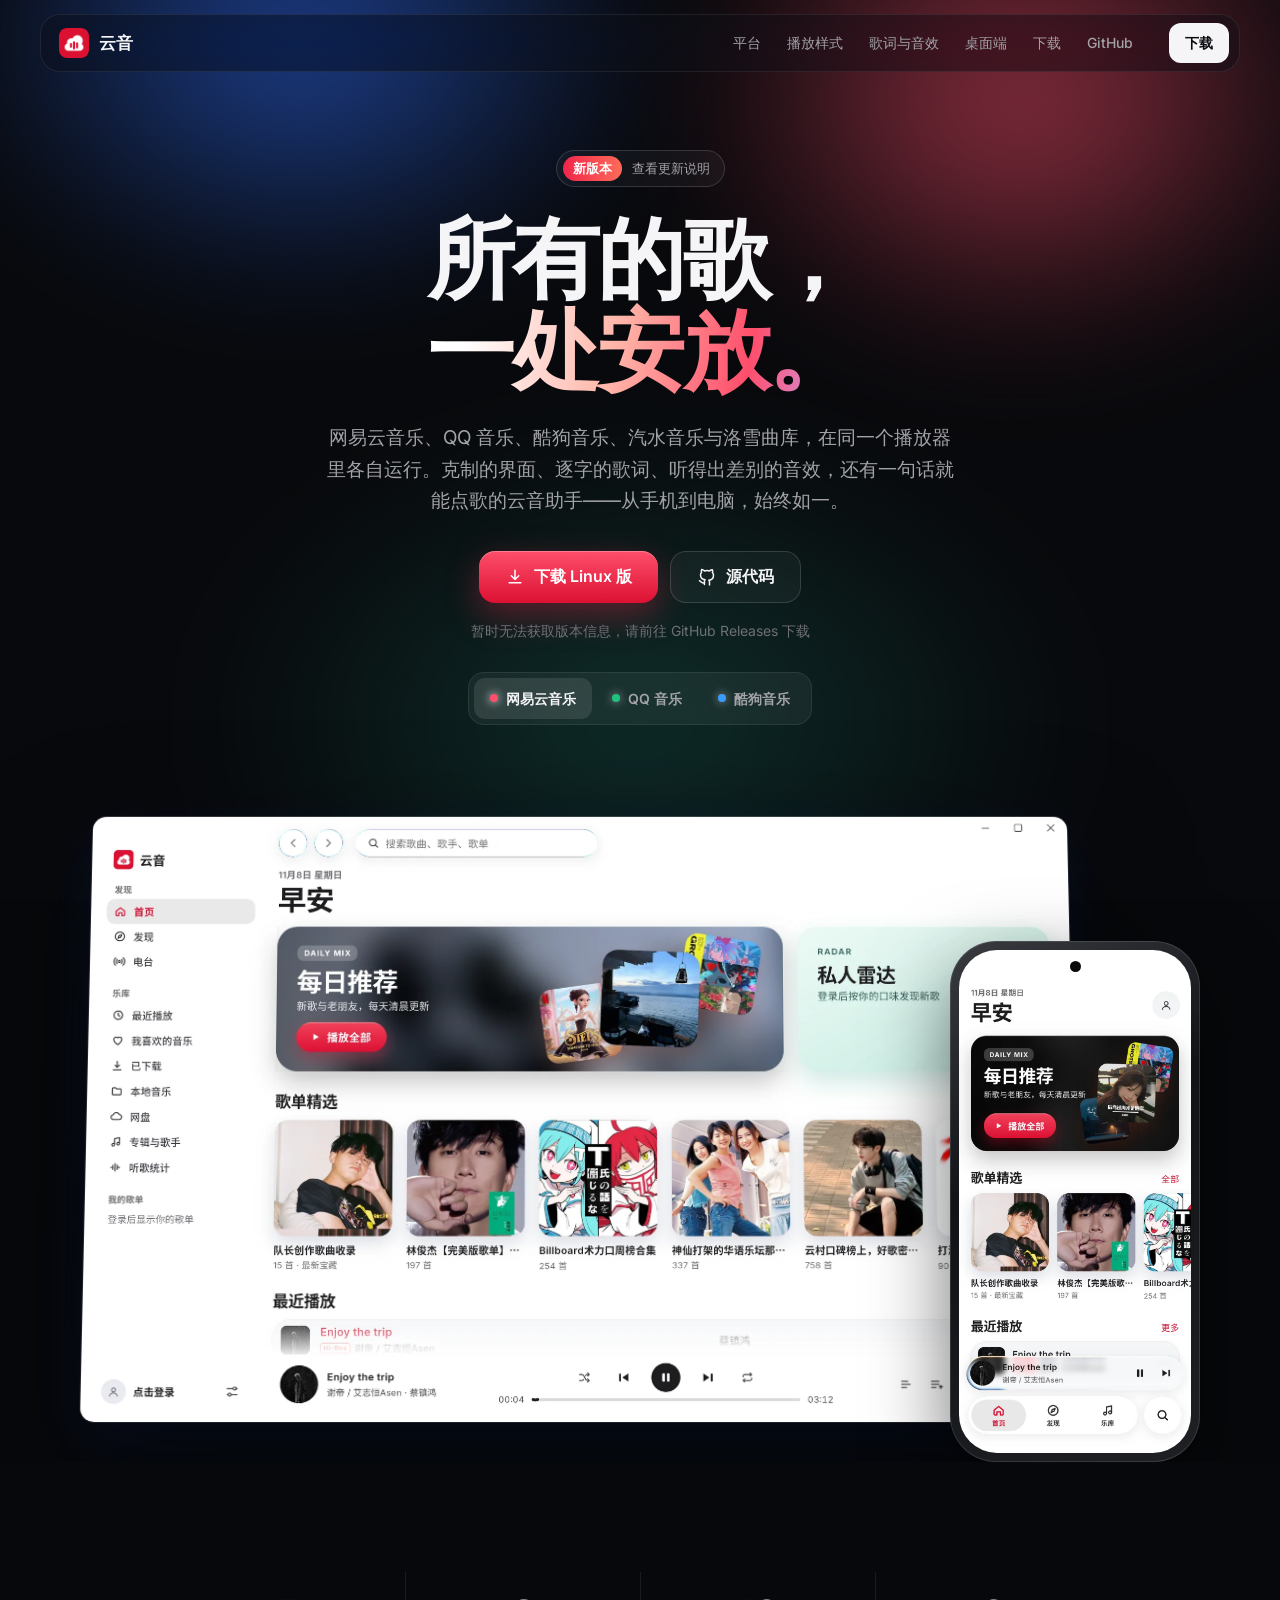
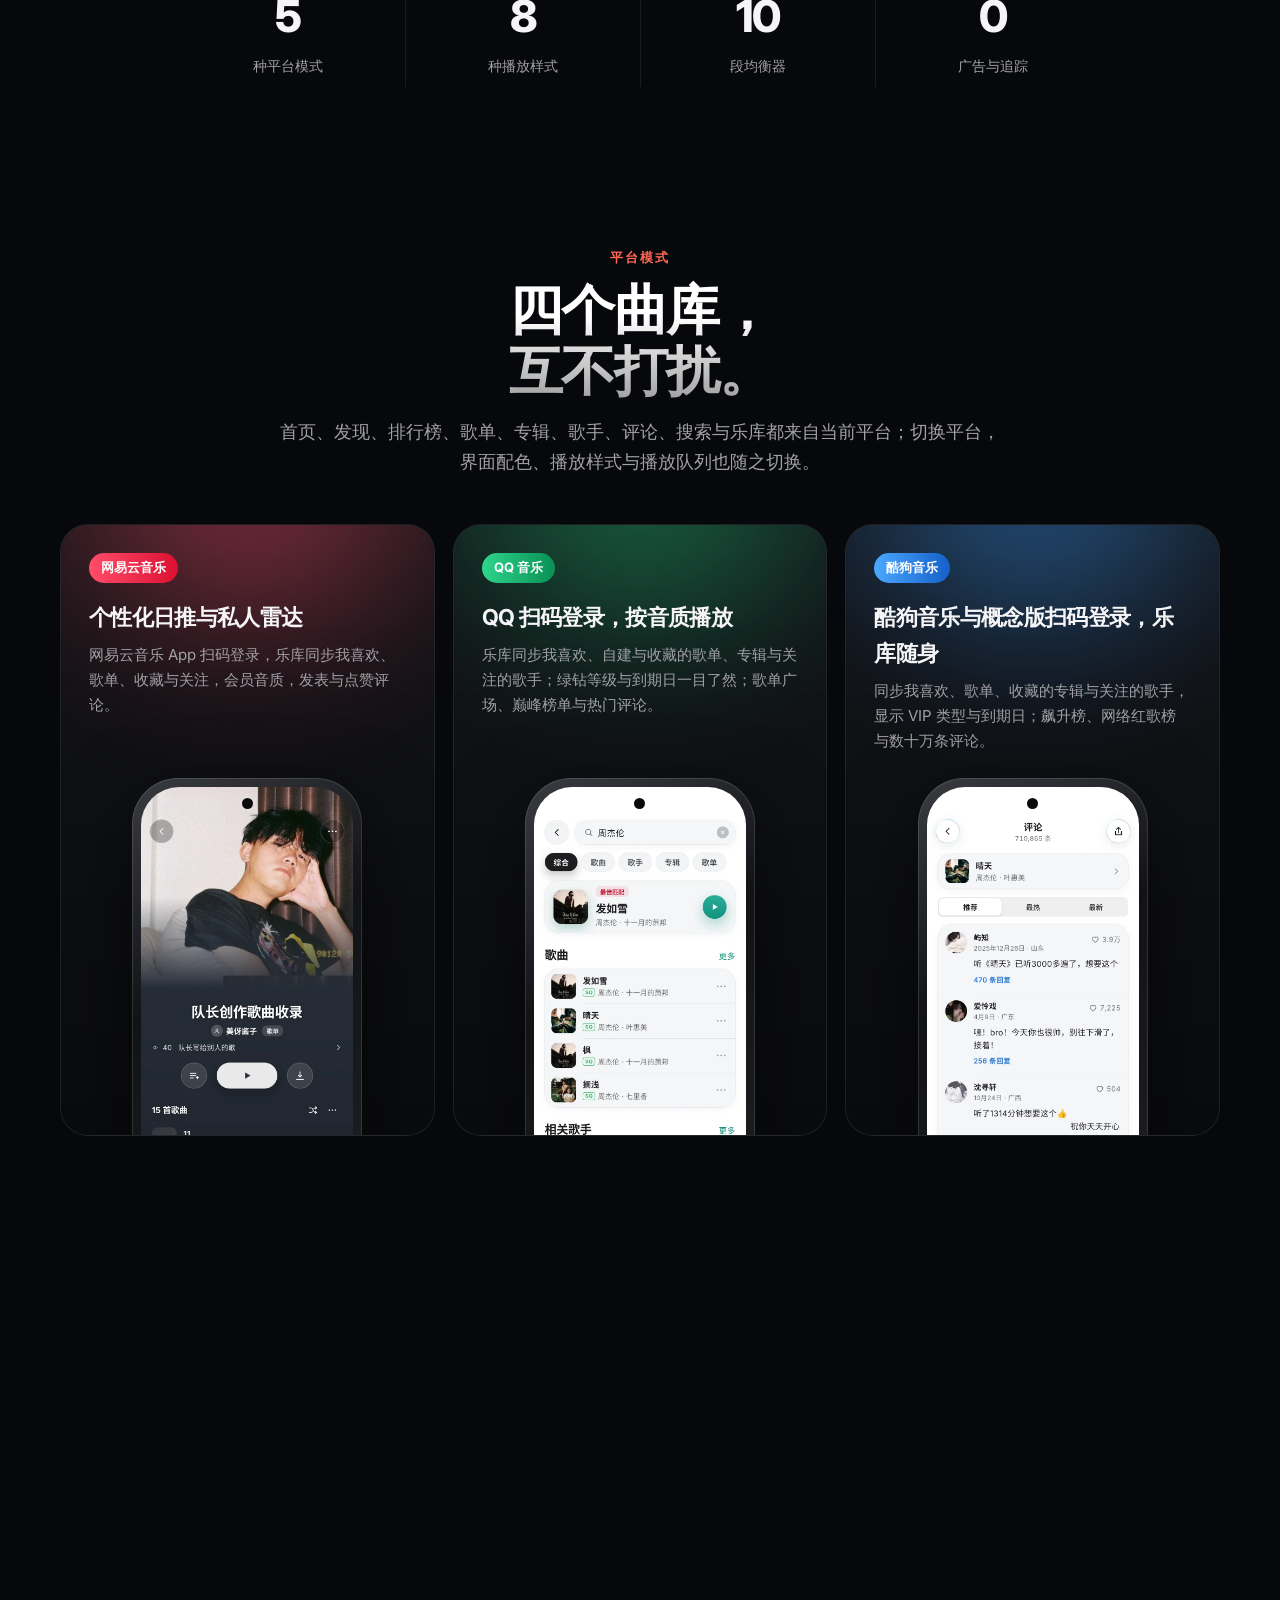
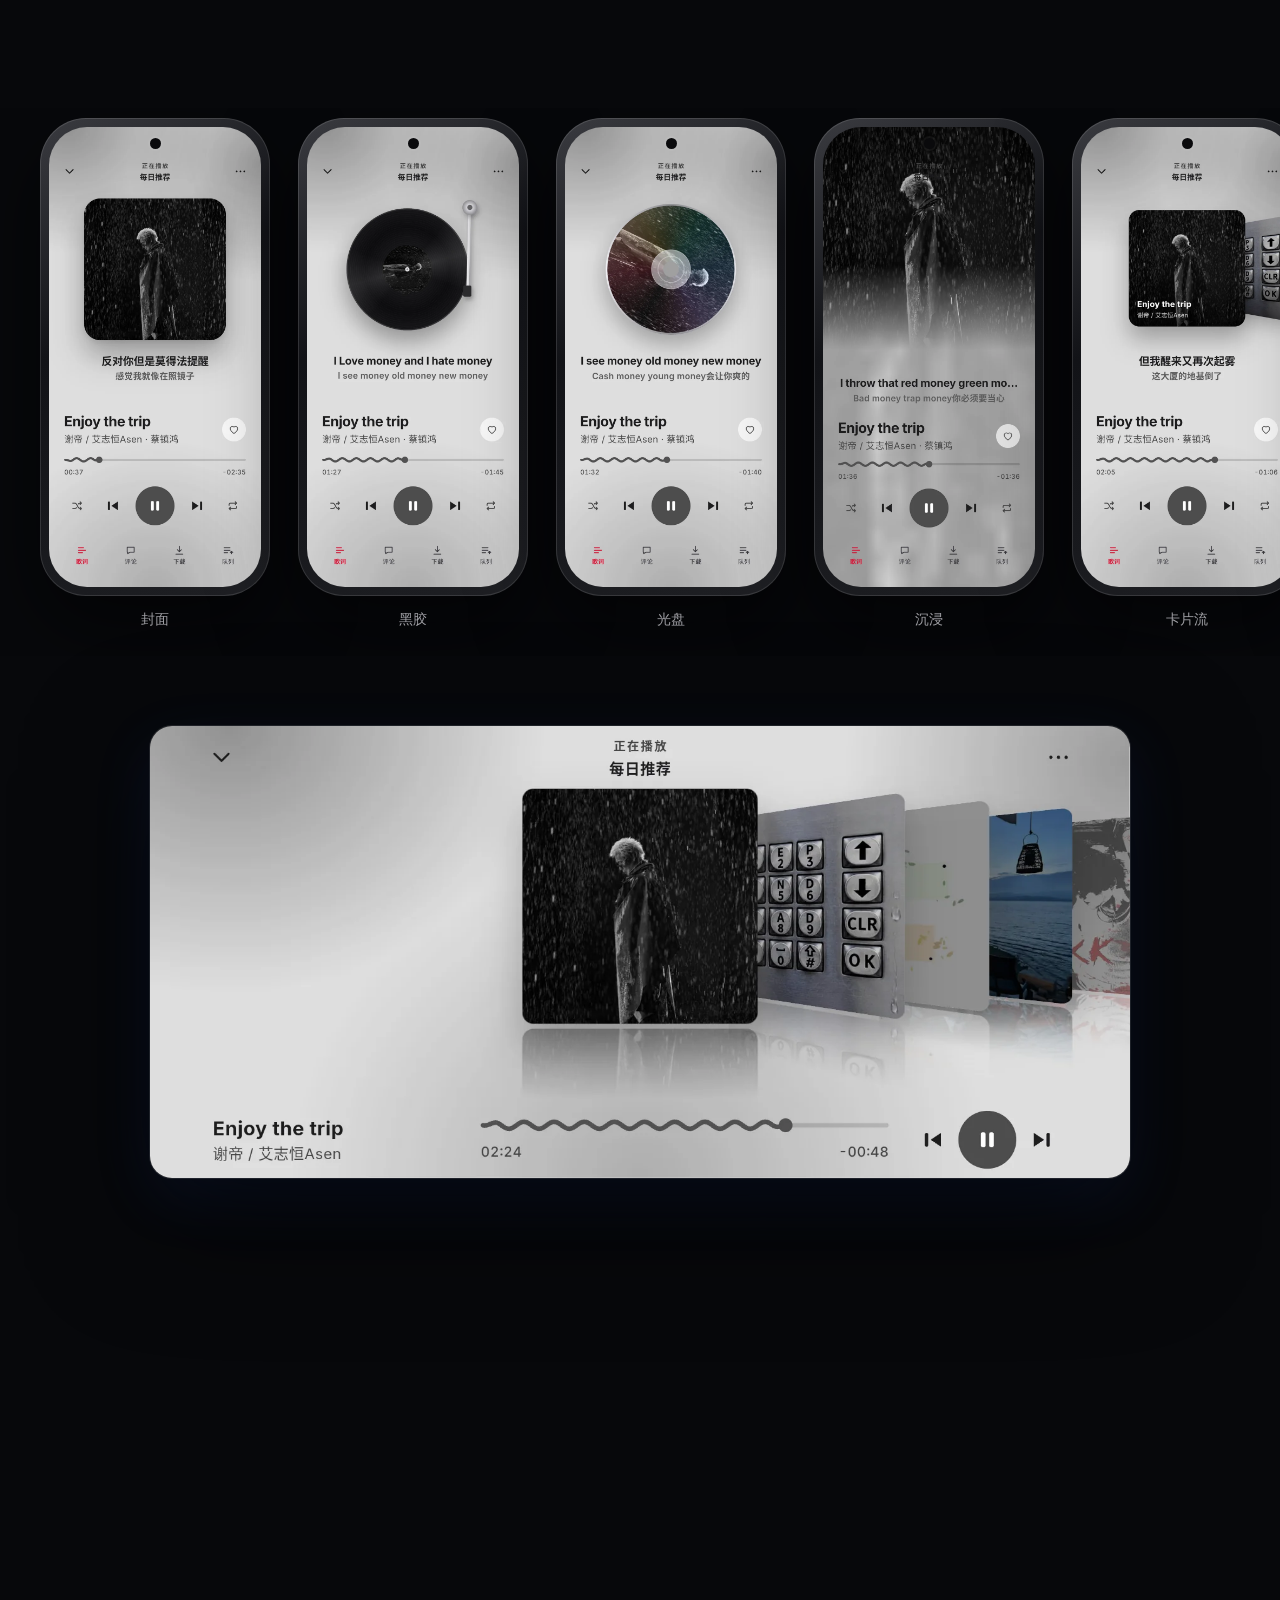
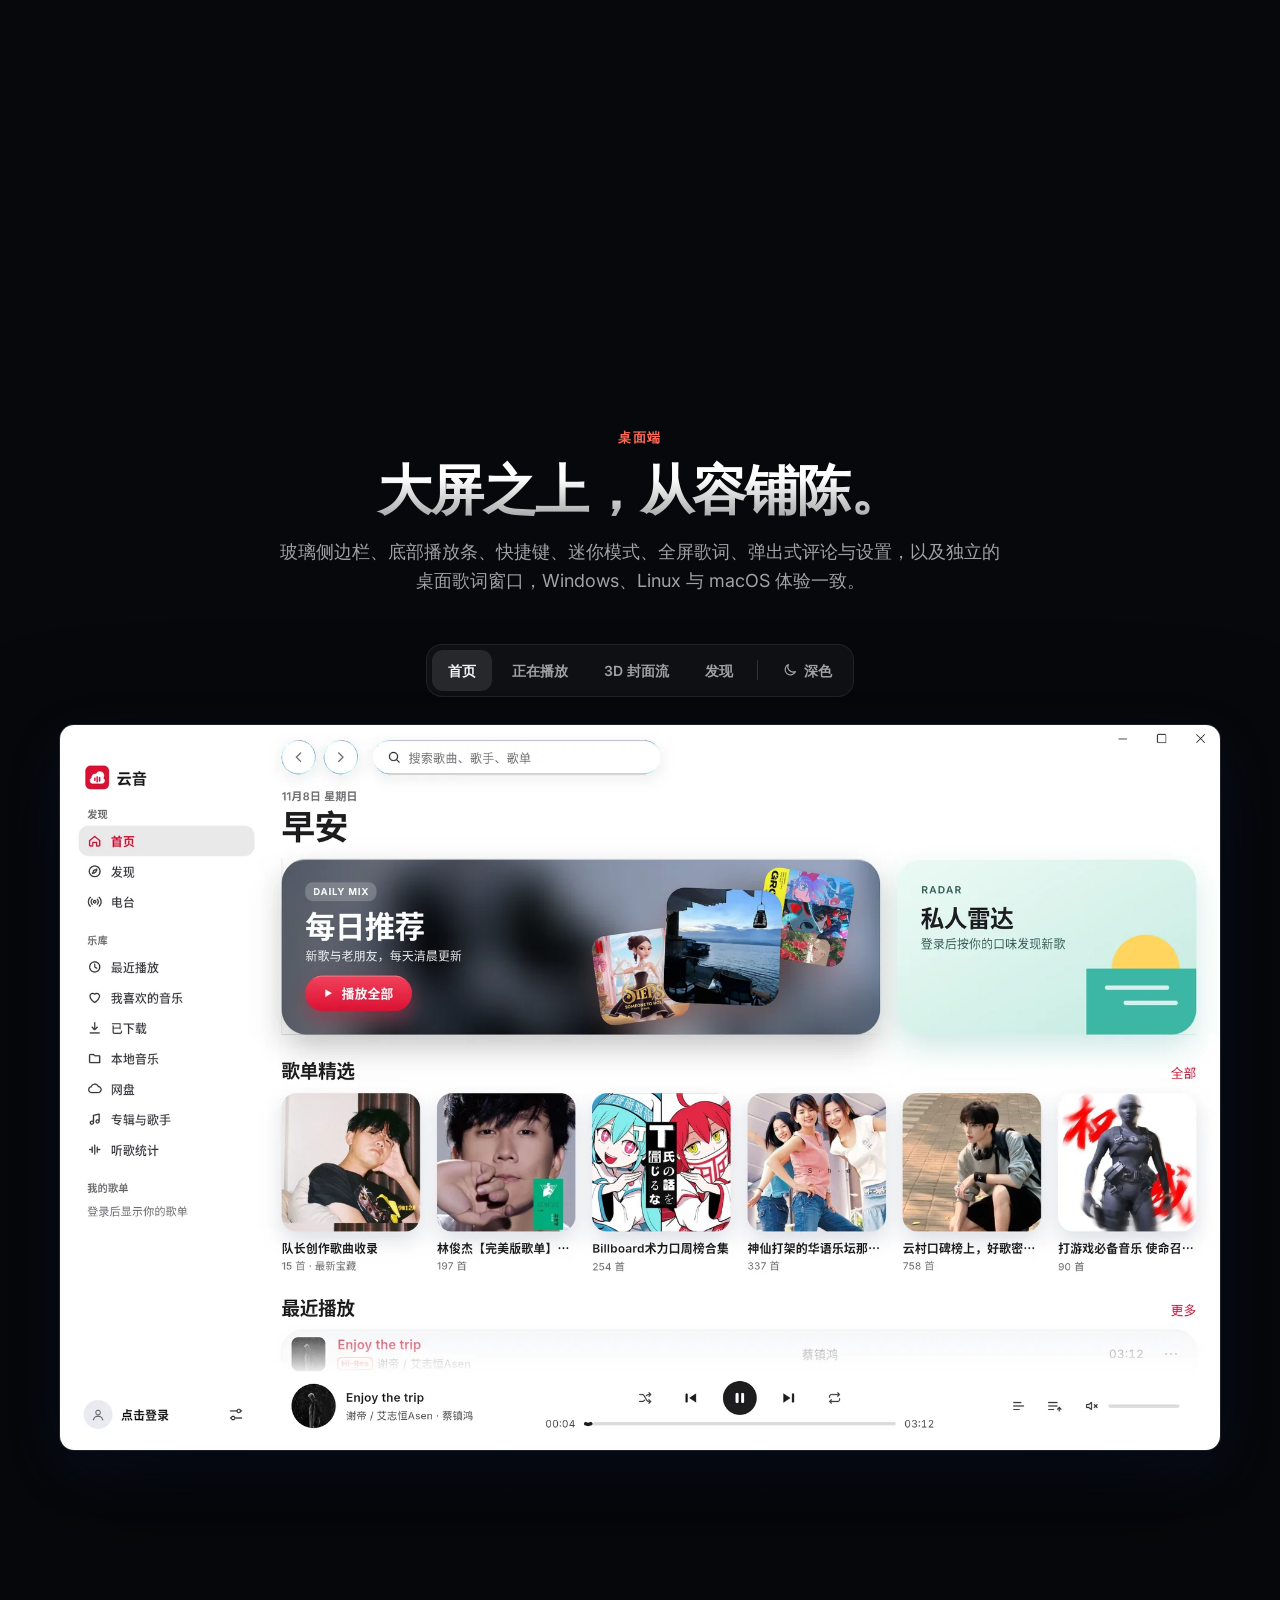
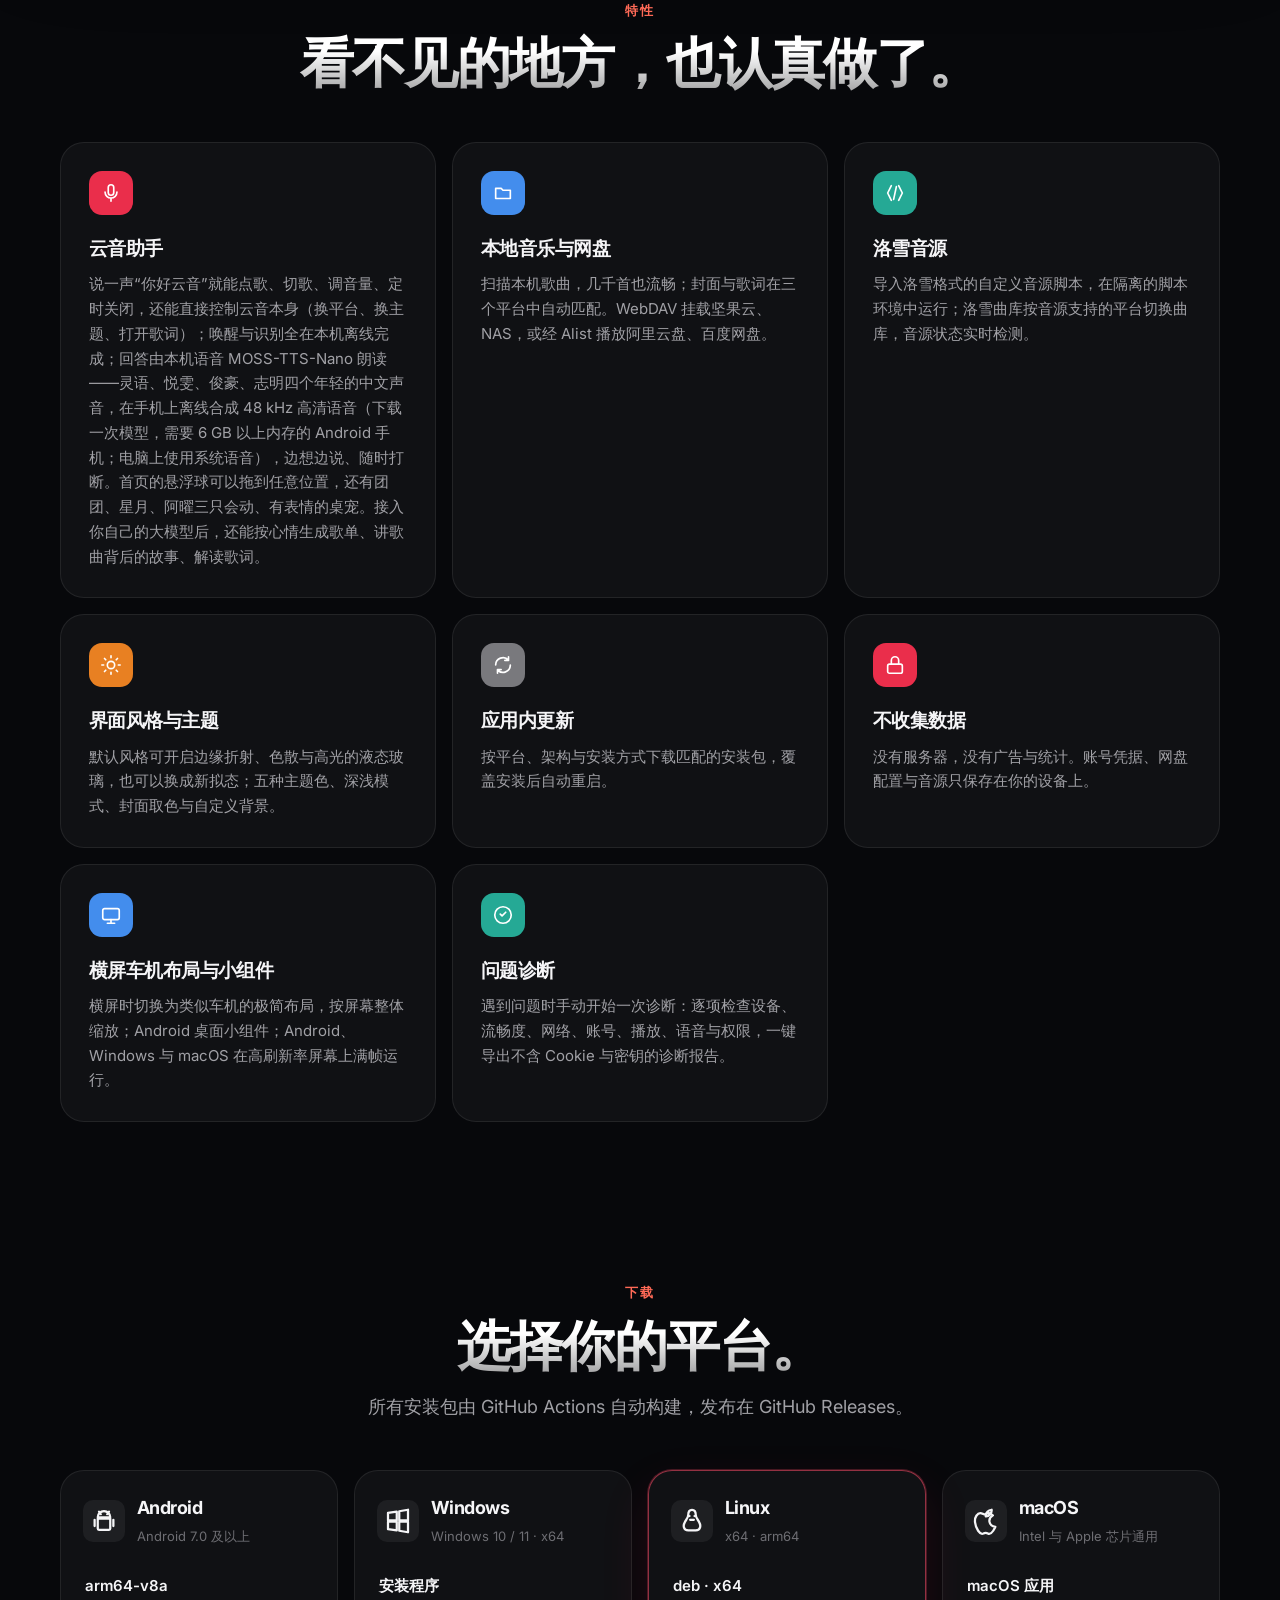
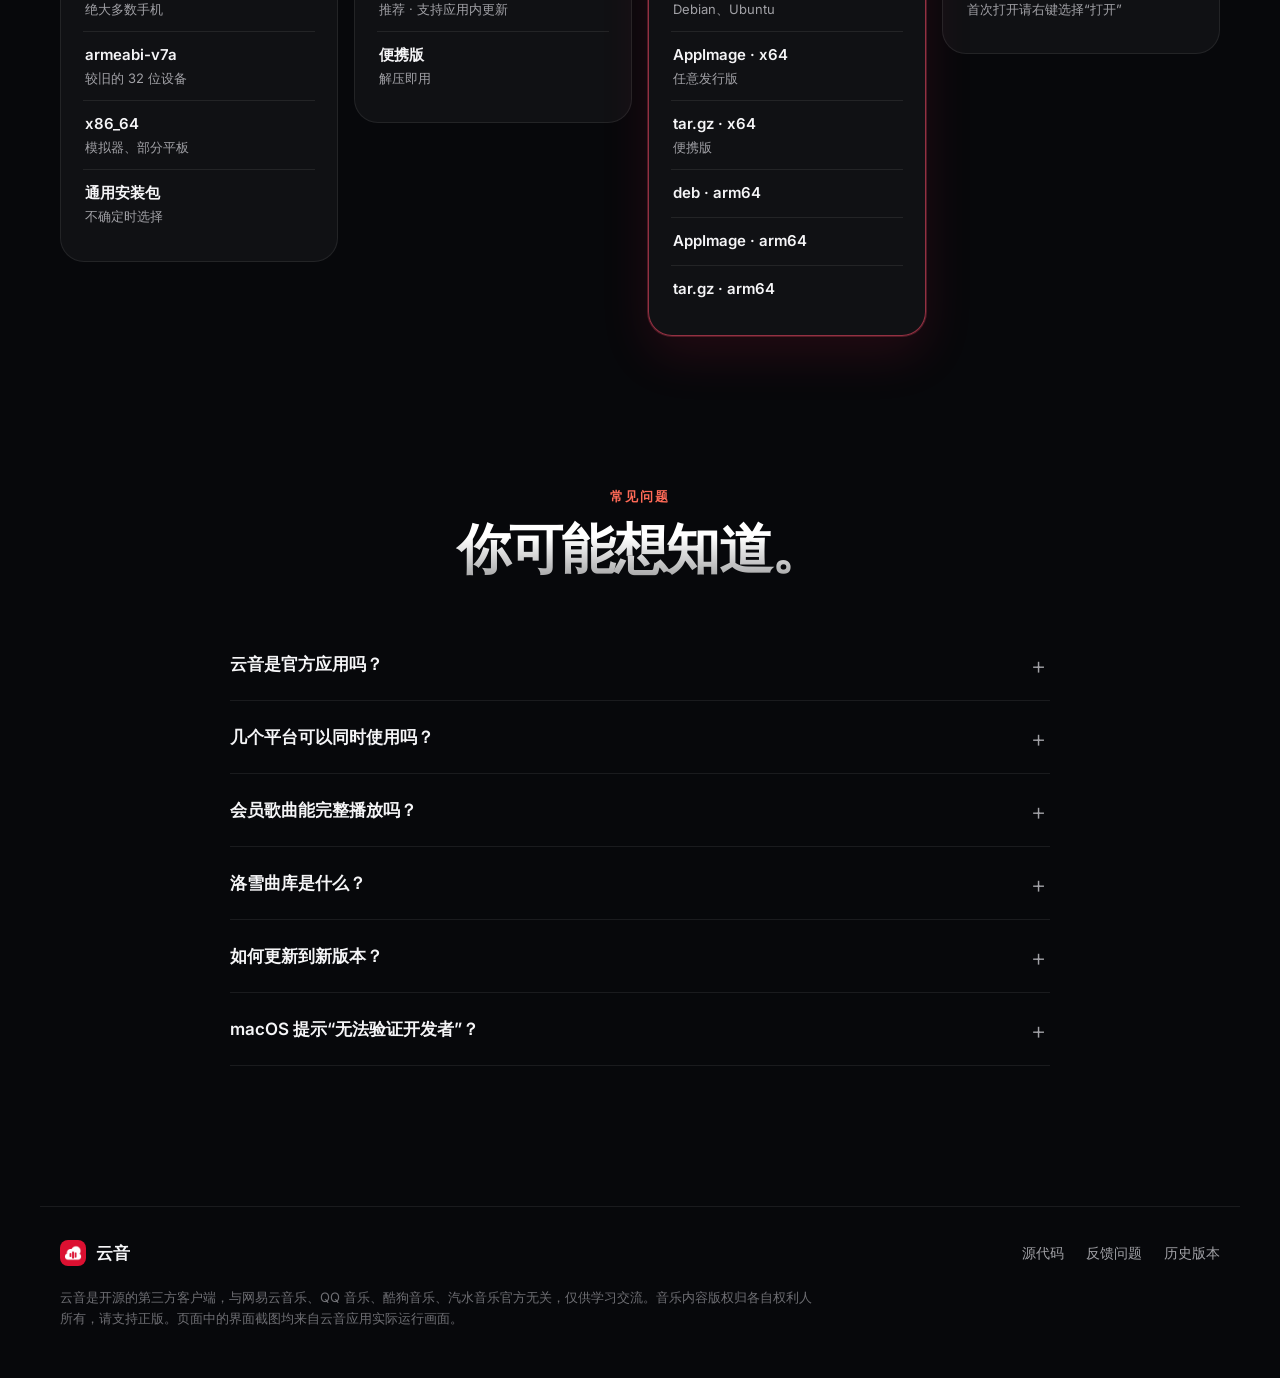
<file: website/index.html>
<!doctype html>
<html lang="zh-CN">
<head>
  <meta charset="utf-8">
  <meta name="viewport" content="width=device-width, initial-scale=1">
  <title>云音 — 所有的歌，一处安放</title>
  <meta name="description" content="云音是一款开源的第三方音乐客户端：网易云音乐、QQ 音乐、酷狗音乐、汽水音乐与洛雪曲库五种平台模式，八种播放样式，离线语音唤醒的云音助手，10 段均衡器、桌面歌词、本地音乐与网盘，支持 Android、Windows、Linux 与 macOS。">
  <meta name="theme-color" content="#07080B">
  <meta property="og:title" content="云音 YunYin">
  <meta property="og:description" content="所有的歌，一处安放。开源、免费、无广告的音乐客户端：五种平台模式、八种播放样式与云音助手，支持 Android、Windows、Linux 与 macOS。">
  <meta property="og:image" content="shots/desktop-home.webp">
  <link rel="icon" href="icon.png">
  <link rel="preconnect" href="https://fonts.googleapis.com">
  <link rel="preconnect" href="https://fonts.gstatic.com" crossorigin>
  <link href="https://fonts.googleapis.com/css2?family=Inter:wght@400;500;600;700;800;900&display=swap" rel="stylesheet">
  <link rel="stylesheet" href="style.css">
</head>
<body>
  <div class="grain" aria-hidden="true"></div>
  <header class="nav" id="nav">
    <a class="brand" href="#top" aria-label="云音首页"><img src="icon.png" alt="" width="30" height="30"><span>云音</span></a>
    <nav class="links">
      <a href="#platforms">平台</a>
      <a href="#styles">播放样式</a>
      <a href="#sound">歌词与音效</a>
      <a href="#desktop">桌面端</a>
      <a href="#download">下载</a>
      <a href="https://github.com/Marginal-Z/YUNYIN" target="_blank" rel="noopener">GitHub</a>
    </nav>
    <a class="nav-cta" href="#download">下载</a>
  </header>

  <main id="top">
    <!-- 首屏：切换平台时截图与光晕跟着变色 -->
    <section class="hero" data-platform="netease" id="hero">
      <div class="aurora" aria-hidden="true"><i></i><i></i><i></i></div>
      <div class="hero-copy rise">
        <a class="pill" id="version-pill" href="https://github.com/Marginal-Z/YUNYIN/releases/latest" target="_blank" rel="noopener"><b>新版本</b><span>查看更新说明</span></a>
        <h1>所有的歌，<br><span class="grad">一处安放。</span></h1>
        <p class="lead">网易云音乐、QQ 音乐、酷狗音乐、汽水音乐与洛雪曲库，在同一个播放器里各自运行。克制的界面、逐字的歌词、听得出差别的音效，还有一句话就能点歌的云音助手——从手机到电脑，始终如一。</p>
        <div class="cta">
          <a class="btn primary" id="primary-download" href="#download">
            <svg viewBox="0 0 24 24" aria-hidden="true"><path d="M12 4v11m0 0-4.5-4.5M12 15l4.5-4.5M5 19h14"/></svg>
            <span id="primary-label">免费下载</span>
          </a>
          <a class="btn ghost" href="https://github.com/Marginal-Z/YUNYIN" target="_blank" rel="noopener">
            <svg viewBox="0 0 24 24" aria-hidden="true"><path d="M9 19c-4 1.3-4-2-6-2.5m12 5v-3.4a3 3 0 0 0-.8-2.3c2.7-.3 5.6-1.3 5.6-6a4.6 4.6 0 0 0-1.3-3.2 4.3 4.3 0 0 0-.1-3.2s-1-.3-3.4 1.3a11.6 11.6 0 0 0-6 0C6.6 2.7 5.6 3 5.6 3a4.3 4.3 0 0 0-.1 3.2A4.6 4.6 0 0 0 4.2 9.4c0 4.6 2.8 5.7 5.5 6a3 3 0 0 0-.8 2.3V21"/></svg>
            源代码
          </a>
        </div>
        <p class="meta" id="release-meta">&nbsp;</p>
        <div class="switch" role="tablist" aria-label="切换平台模式">
          <button role="tab" aria-selected="true" data-platform="netease"><i></i>网易云音乐</button>
          <button role="tab" aria-selected="false" data-platform="qq"><i></i>QQ 音乐</button>
          <button role="tab" aria-selected="false" data-platform="kugou"><i></i>酷狗音乐</button>
        </div>
      </div>

      <div class="stage rise late" aria-label="云音桌面端与手机端界面截图">
        <figure class="window">
          <img src="shots/desktop-home.webp" alt="云音桌面端首页" width="1920" height="1200" fetchpriority="high">
        </figure>
        <figure class="phone phone-hero">
          <img id="hero-phone" src="shots/mobile-home.webp" alt="云音手机端首页" width="784" height="1700">
        </figure>
      </div>
    </section>

    <section class="strip" aria-label="概览">
      <div><b>5</b><span>种平台模式</span></div>
      <div><b>8</b><span>种播放样式</span></div>
      <div><b>10</b><span>段均衡器</span></div>
      <div><b>0</b><span>广告与追踪</span></div>
    </section>

    <!-- 三大平台 -->
    <section class="platform-modes" id="platforms">
      <div class="head reveal">
        <p class="kicker">平台模式</p>
        <h2>四个曲库，<br>互不打扰。</h2>
        <p>首页、发现、排行榜、歌单、专辑、歌手、评论、搜索与乐库都来自当前平台；切换平台，界面配色、播放样式与播放队列也随之切换。</p>
      </div>
      <div class="plats reveal">
        <article class="plat netease">
          <div class="plat-copy">
            <span class="badge">网易云音乐</span>
            <h3>个性化日推与私人雷达</h3>
            <p>网易云音乐 App 扫码登录，乐库同步我喜欢、歌单、收藏与关注，会员音质，发表与点赞评论。</p>
          </div>
          <figure class="phone small"><img src="shots/mobile-playlist.webp" alt="网易云模式歌单页" width="784" height="1700" loading="lazy"></figure>
        </article>
        <article class="plat qq">
          <div class="plat-copy">
            <span class="badge">QQ 音乐</span>
            <h3>QQ 扫码登录，按音质播放</h3>
            <p>乐库同步我喜欢、自建与收藏的歌单、专辑与关注的歌手；绿钻等级与到期日一目了然；歌单广场、巅峰榜单与热门评论。</p>
          </div>
          <figure class="phone small"><img src="shots/mobile-search-qq.webp" alt="QQ 音乐模式搜索" width="784" height="1700" loading="lazy"></figure>
        </article>
        <article class="plat kugou">
          <div class="plat-copy">
            <span class="badge">酷狗音乐</span>
            <h3>酷狗音乐与概念版扫码登录，乐库随身</h3>
            <p>同步我喜欢、歌单、收藏的专辑与关注的歌手，显示 VIP 类型与到期日；飙升榜、网络红歌榜与数十万条评论。</p>
          </div>
          <figure class="phone small"><img src="shots/mobile-comments-kugou.webp" alt="酷狗模式评论" width="784" height="1700" loading="lazy"></figure>
        </article>
      </div>
      <p class="note reveal"><b>汽水音乐</b>模式不需要账号：通过公开接口搜索歌曲、专辑与歌单，浏览官方排行榜，查看逐字歌词，免费歌曲完整播放，会员歌曲只能试听（汽水音乐没有网页登录，账号只能在官方客户端登录，云音不伪装客户端，因此不接入登录与会员整曲）。<b>洛雪曲库</b>是独立的第五种模式：按导入的洛雪音源支持的平台，浏览酷我、酷狗、QQ 音乐或网易云的曲库，只通过音源播放，并实时检测每个音源是否可用。其余平台模式只播放各自官方接口的歌曲，互不兜底。</p>
    </section>

    <!-- 八种播放样式 -->
    <section class="styles" id="styles">
      <div class="head reveal">
        <p class="kicker">播放样式</p>
        <h2>八种样式，<br>给每首歌一个舞台。</h2>
        <p>控件随封面取色，进度条随节奏流动。竖屏、横屏与桌面端都可使用。</p>
      </div>
      <div class="rail styles-rail reveal">
        <figure class="phone"><img src="shots/mobile-player.webp" alt="封面样式" width="784" height="1700" loading="lazy"><figcaption>封面</figcaption></figure>
        <figure class="phone"><img src="shots/mobile-player-vinyl.webp" alt="黑胶样式" width="784" height="1700" loading="lazy"><figcaption>黑胶</figcaption></figure>
        <figure class="phone"><img src="shots/mobile-player-disc.webp" alt="光盘样式" width="784" height="1700" loading="lazy"><figcaption>光盘</figcaption></figure>
        <figure class="phone"><img src="shots/mobile-player-immersive.webp" alt="沉浸样式" width="784" height="1700" loading="lazy"><figcaption>沉浸</figcaption></figure>
        <figure class="phone"><img src="shots/mobile-player-cardFlow.webp" alt="卡片流样式" width="784" height="1700" loading="lazy"><figcaption>卡片流</figcaption></figure>
        <figure class="phone"><img src="shots/mobile-player-coverFlow.webp" alt="3D 封面流样式" width="784" height="1700" loading="lazy"><figcaption>3D 封面流</figcaption></figure>
        <figure class="phone"><img src="shots/mobile-player-wall.webp" alt="照片墙样式" width="784" height="1700" loading="lazy"><figcaption>照片墙</figcaption></figure>
        <figure class="phone"><img src="shots/mobile-player-minimal.webp" alt="极简样式" width="784" height="1700" loading="lazy"><figcaption>极简</figcaption></figure>
      </div>
      <figure class="window land reveal"><img src="shots/land-player-coverFlow.webp" alt="横屏 3D 封面流" width="1560" height="720" loading="lazy"></figure>
    </section>

    <!-- 歌词与音效 -->
    <section class="showcase" id="sound">
      <div class="copy reveal">
        <p class="kicker">歌词与音效</p>
        <h2>逐字的歌词，<br>可感的声音。</h2>
        <p>逐字点亮的歌词、桌面与状态栏歌词、单独设置页的 10 段均衡器（带限幅器，提升不破音），把好声音和好画面一起交给你。</p>
        <ul class="ticks">
          <li>Apple Music 风格歌词：逐行弹簧滚动、逐字填色、翻译与拖动浏览</li>
          <li>独立置顶的桌面歌词窗口（可拖动、可锁定穿透）与 Android 状态栏歌词，颜色与透明度随心调整</li>
          <li>10 段均衡器与九种预设，音量均衡强度、音量增强可调</li>
          <li>基于 libmpv / FFmpeg：无损与 Hi-Res、独占输出（Windows / macOS）</li>
        </ul>
      </div>
      <div class="phones reveal">
        <figure class="phone tilt-l"><img src="shots/mobile-lyrics-dark.webp" alt="全屏歌词（深色）" width="784" height="1700" loading="lazy"></figure>
        <figure class="phone tilt-r"><img src="shots/mobile-audio.webp" alt="音效与均衡器" width="784" height="1700" loading="lazy"></figure>
      </div>
    </section>

    <!-- 桌面端 -->
    <section class="desktop" id="desktop">
      <div class="head reveal">
        <p class="kicker">桌面端</p>
        <h2>大屏之上，从容铺陈。</h2>
        <p>玻璃侧边栏、底部播放条、快捷键、迷你模式、全屏歌词、弹出式评论与设置，以及独立的桌面歌词窗口，Windows、Linux 与 macOS 体验一致。</p>
      </div>
      <div class="tabs reveal" role="tablist">
        <button role="tab" aria-selected="true" data-shot="desktop-home">首页</button>
        <button role="tab" aria-selected="false" data-shot="desktop-player">正在播放</button>
        <button role="tab" aria-selected="false" data-shot="desktop-player-coverFlow">3D 封面流</button>
        <button role="tab" aria-selected="false" data-shot="desktop-discover">发现</button>
        <span class="sep"></span>
        <button class="mode" id="mode-toggle" aria-pressed="false" title="切换浅色 / 深色截图">
          <svg viewBox="0 0 24 24" aria-hidden="true"><path d="M20 14.5A8 8 0 0 1 9.5 4 8 8 0 1 0 20 14.5z"/></svg>
          <span>深色</span>
        </button>
      </div>
      <figure class="window big reveal">
        <img id="desktop-shot" src="shots/desktop-home.webp" alt="云音桌面端截图" width="1920" height="1200" loading="lazy">
      </figure>
    </section>

    <!-- 特性 -->
    <section class="features" id="features">
      <div class="head reveal">
        <p class="kicker">特性</p>
        <h2>看不见的地方，也认真做了。</h2>
      </div>
      <div class="grid reveal">
        <article>
          <i class="tile red"><svg viewBox="0 0 24 24"><rect x="9" y="3" width="6" height="11.5" rx="3"/><path d="M5.5 11a6.5 6.5 0 0 0 13 0M12 17.5V21"/></svg></i>
          <h3>云音助手</h3>
          <p>说一声“你好云音”就能点歌、切歌、调音量、定时关闭，还能直接控制云音本身（换平台、换主题、打开歌词）；唤醒与识别全在本机离线完成；回答由本机语音 MOSS-TTS-Nano 朗读——灵语、悦雯、俊豪、志明四个年轻的中文声音，在手机上离线合成 48 kHz 高清语音（下载一次模型，需要 6 GB 以上内存的 Android 手机；电脑上使用系统语音），边想边说、随时打断。首页的悬浮球可以拖到任意位置，还有团团、星月、阿曜三只会动、有表情的桌宠。接入你自己的大模型后，还能按心情生成歌单、讲歌曲背后的故事、解读歌词。</p>
        </article>
        <article>
          <i class="tile blue"><svg viewBox="0 0 24 24"><path d="M4 7h6l2 2h8v9H4z"/></svg></i>
          <h3>本地音乐与网盘</h3>
          <p>扫描本机歌曲，几千首也流畅；封面与歌词在三个平台中自动匹配。WebDAV 挂载坚果云、NAS，或经 Alist 播放阿里云盘、百度网盘。</p>
        </article>
        <article>
          <i class="tile teal"><svg viewBox="0 0 24 24"><path d="M8 4l-4 8 4 8M16 4l4 8-4 8M13.5 5l-3 14"/></svg></i>
          <h3>洛雪音源</h3>
          <p>导入洛雪格式的自定义音源脚本，在隔离的脚本环境中运行；洛雪曲库按音源支持的平台切换曲库，音源状态实时检测。</p>
        </article>
        <article>
          <i class="tile orange"><svg viewBox="0 0 24 24"><circle cx="12" cy="12" r="4"/><path d="M12 2v2M12 20v2M2 12h2M20 12h2M4.9 4.9l1.4 1.4M17.7 17.7l1.4 1.4M4.9 19.1l1.4-1.4M17.7 6.3l1.4-1.4"/></svg></i>
          <h3>界面风格与主题</h3>
          <p>默认风格可开启边缘折射、色散与高光的液态玻璃，也可以换成新拟态；五种主题色、深浅模式、封面取色与自定义背景。</p>
        </article>
        <article>
          <i class="tile graphite"><svg viewBox="0 0 24 24"><path d="M4 12a8 8 0 0 1 14-5.3M20 12a8 8 0 0 1-14 5.3M18 3v4h-4M6 21v-4h4"/></svg></i>
          <h3>应用内更新</h3>
          <p>按平台、架构与安装方式下载匹配的安装包，覆盖安装后自动重启。</p>
        </article>
        <article>
          <i class="tile red"><svg viewBox="0 0 24 24"><rect x="4" y="11" width="16" height="10" rx="2"/><path d="M8 11V7a4 4 0 0 1 8 0v4"/></svg></i>
          <h3>不收集数据</h3>
          <p>没有服务器，没有广告与统计。账号凭据、网盘配置与音源只保存在你的设备上。</p>
        </article>
        <article>
          <i class="tile blue"><svg viewBox="0 0 24 24"><rect x="3" y="5" width="18" height="12" rx="2"/><path d="M8 21h8M12 17v4"/></svg></i>
          <h3>横屏车机布局与小组件</h3>
          <p>横屏时切换为类似车机的极简布局，按屏幕整体缩放；Android 桌面小组件；Android、Windows 与 macOS 在高刷新率屏幕上满帧运行。</p>
        </article>
        <article>
          <i class="tile teal"><svg viewBox="0 0 24 24"><path d="M9 11l2 2 4-4"/><circle cx="12" cy="12" r="9"/></svg></i>
          <h3>问题诊断</h3>
          <p>遇到问题时手动开始一次诊断：逐项检查设备、流畅度、网络、账号、播放、语音与权限，一键导出不含 Cookie 与密钥的诊断报告。</p>
        </article>
      </div>
    </section>

    <!-- 下载 -->
    <section class="download" id="download">
      <div class="head reveal">
        <p class="kicker">下载</p>
        <h2>选择你的平台。</h2>
        <p id="download-sub">所有安装包由 GitHub Actions 自动构建，发布在 GitHub Releases。</p>
      </div>
      <div class="platforms reveal">
        <article data-os="android">
          <header>
            <svg viewBox="0 0 24 24" aria-hidden="true"><path d="M7 10h10v8a1 1 0 0 1-1 1H8a1 1 0 0 1-1-1zM7 9a5 5 0 0 1 10 0zM9.5 6.5 8 4.5M14.5 6.5 16 4.5M4.5 11v5M19.5 11v5"/></svg>
            <div><h3>Android</h3><small>Android 7.0 及以上</small></div>
          </header>
          <ul>
            <li><a data-asset="android-arm64-v8a.apk">arm64-v8a<em>绝大多数手机</em></a></li>
            <li><a data-asset="android-armeabi-v7a.apk">armeabi-v7a<em>较旧的 32 位设备</em></a></li>
            <li><a data-asset="android-x86_64.apk">x86_64<em>模拟器、部分平板</em></a></li>
            <li><a data-asset="android-universal.apk">通用安装包<em>不确定时选择</em></a></li>
          </ul>
        </article>
        <article data-os="windows">
          <header>
            <svg viewBox="0 0 24 24" aria-hidden="true"><path d="M4 5.5 11 4.5v7H4zM13 4.2 20 3v8.5h-7zM4 12.5h7v7l-7-1zM13 12.5h7V21l-7-1.2z"/></svg>
            <div><h3>Windows</h3><small>Windows 10 / 11 · x64</small></div>
          </header>
          <ul>
            <li><a data-asset="windows-x64-setup.exe">安装程序<em>推荐 · 支持应用内更新</em></a></li>
            <li><a data-asset="windows-x64.zip">便携版<em>解压即用</em></a></li>
          </ul>
        </article>
        <article data-os="linux">
          <header>
            <svg viewBox="0 0 24 24" aria-hidden="true"><path d="M12 3c-2 0-3 1.8-3 4 0 1.5-.6 2.6-1.6 4C6 13 5 15 5.5 17c.4 1.6 2 2.5 3.5 2.5h6c1.5 0 3.1-.9 3.5-2.5.5-2-.5-4-1.9-6-1-1.4-1.6-2.5-1.6-4 0-2.2-1-4-3-4z"/><path d="M10 8h.01M14 8h.01M10.5 11h3"/></svg>
            <div><h3>Linux</h3><small>x64 · arm64</small></div>
          </header>
          <ul>
            <li><a data-asset="linux-x64.deb">deb · x64<em>Debian、Ubuntu</em></a></li>
            <li><a data-asset="linux-x64.AppImage">AppImage · x64<em>任意发行版</em></a></li>
            <li><a data-asset="linux-x64.tar.gz">tar.gz · x64<em>便携版</em></a></li>
            <li><a data-asset="linux-arm64.deb">deb · arm64</a></li>
            <li><a data-asset="linux-arm64.AppImage">AppImage · arm64</a></li>
            <li><a data-asset="linux-arm64.tar.gz">tar.gz · arm64</a></li>
          </ul>
        </article>
        <article data-os="mac">
          <header>
            <svg viewBox="0 0 24 24" aria-hidden="true"><path d="M16.5 3c.2 1.5-.4 2.9-1.3 3.8-.9 1-2.2 1.6-3.4 1.5-.2-1.4.5-2.8 1.3-3.6.9-1 2.3-1.6 3.4-1.7zM19.5 16.6c-.6 1.4-.9 2-1.7 3.2-1.1 1.6-2.6 3.2-4.3 2.2-1.4-.8-2.3-.7-3.6 0-1.8.9-3.1-.6-4.2-2.2-2.9-4.3-3.2-9.4-1.4-12 1.3-1.9 3.3-2.6 5-1.6 1.2.7 2 .7 3.3 0 1.7-.9 3.6-.4 4.9 1.3-4.3 2.4-3.6 8.5 2 9.1z"/></svg>
            <div><h3>macOS</h3><small>Intel 与 Apple 芯片通用</small></div>
          </header>
          <ul>
            <li><a data-asset="macos-universal.zip">macOS 应用<em>首次打开请右键选择“打开”</em></a></li>
          </ul>
        </article>
      </div>
      <details class="notes reveal" id="notes" hidden>
        <summary>更新说明</summary>
        <div id="notes-body"></div>
      </details>
    </section>

    <!-- 常见问题 -->
    <section class="faq">
      <div class="head reveal">
        <p class="kicker">常见问题</p>
        <h2>你可能想知道。</h2>
      </div>
      <div class="qa reveal">
        <details>
          <summary>云音是官方应用吗？</summary>
          <p>不是。云音是开源的第三方客户端，与网易公司、腾讯公司、酷狗音乐、抖音集团（汽水音乐）及其关联公司没有任何关联，不提供、不存储任何音乐内容。</p>
        </details>
        <details>
          <summary>几个平台可以同时使用吗？</summary>
          <p>可以随时在“个人中心 → 平台模式”中切换网易云音乐、QQ 音乐、酷狗音乐、汽水音乐与洛雪曲库。每个平台的账号、歌单、搜索、播放队列与界面样式彼此独立，切换后整套界面都换成该平台。</p>
        </details>
        <details>
          <summary>会员歌曲能完整播放吗？</summary>
          <p>播放权限与你在各平台的账号一致：未登录或没有会员时，会员歌曲只能播放平台提供的试听片段。云音不绕过平台的权限限制。</p>
        </details>
        <details>
          <summary>洛雪曲库是什么？</summary>
          <p>与洛雪音乐相同：曲库（搜索、排行榜、歌词）来自所选平台的公开接口，播放地址只通过你自行导入的洛雪音源获取。可以浏览的曲库由启用的音源声明支持的平台决定，在“设置 → 洛雪音源”中切换，并可查看每个音源当前是否可用。</p>
        </details>
        <details>
          <summary>如何更新到新版本？</summary>
          <p>云音启动时会检查新版本，也可以在“设置 → 关于”中手动检查。确认后自动下载与当前安装方式匹配的安装包并覆盖安装。</p>
        </details>
        <details>
          <summary>macOS 提示“无法验证开发者”？</summary>
          <p>应用未签名。请在 Finder 中右键点击云音并选择“打开”，或在“系统设置 → 隐私与安全性”中允许。</p>
        </details>
      </div>
    </section>
  </main>

  <footer>
    <div class="foot">
      <a class="brand" href="#top"><img src="icon.png" alt="" width="26" height="26"><span>云音</span></a>
      <nav>
        <a href="https://github.com/Marginal-Z/YUNYIN" target="_blank" rel="noopener">源代码</a>
        <a href="https://github.com/Marginal-Z/YUNYIN/issues" target="_blank" rel="noopener">反馈问题</a>
        <a href="https://github.com/Marginal-Z/YUNYIN/releases" target="_blank" rel="noopener">历史版本</a>
      </nav>
    </div>
    <p class="legal">云音是开源的第三方客户端，与网易云音乐、QQ 音乐、酷狗音乐、汽水音乐官方无关，仅供学习交流。音乐内容版权归各自权利人所有，请支持正版。页面中的界面截图均来自云音应用实际运行画面。</p>
  </footer>

  <script src="main.js"></script>
</body>
</html>
</file>
<file: website/style.css>
:root {
  --bg: #07080B;
  --bg2: #0D0F14;
  --panel: rgba(255, 255, 255, 0.04);
  --panel-solid: #12141A;
  --line: rgba(255, 255, 255, 0.08);
  --line2: rgba(255, 255, 255, 0.14);
  --text: #F5F5F7;
  --text2: #A1A1A6;
  --muted: #6E6E73;
  --accent: #F0254A;
  --accent2: #FF6A57;
  --radius: 24px;
  --max: 1200px;
  color-scheme: dark;
}

* { box-sizing: border-box; }
html { scroll-behavior: smooth; scroll-padding-top: 88px; }
body {
  margin: 0;
  background: var(--bg);
  color: var(--text);
  font: 16px/1.65 Inter, -apple-system, BlinkMacSystemFont, "PingFang SC", "Microsoft YaHei", "Noto Sans CJK SC", sans-serif;
  -webkit-font-smoothing: antialiased;
  overflow-x: hidden;
}
a { color: inherit; text-decoration: none; }
img { display: block; max-width: 100%; height: auto; }
svg { width: 20px; height: 20px; fill: none; stroke: currentColor; stroke-width: 1.8; stroke-linecap: round; stroke-linejoin: round; flex: none; }
button { font: inherit; color: inherit; }

/* 导航 */
.nav {
  position: fixed; top: 14px; left: 50%; transform: translateX(-50%); z-index: 20;
  display: flex; align-items: center; gap: 24px;
  width: min(var(--max), calc(100% - 32px)); height: 58px; padding: 0 10px 0 18px;
  background: rgba(14, 15, 20, 0.55); border: 1px solid var(--line);
  backdrop-filter: blur(22px) saturate(1.6); -webkit-backdrop-filter: blur(22px) saturate(1.6);
  border-radius: 20px; transition: background .3s, border-color .3s;
}
.nav.scrolled { background: rgba(14, 15, 20, 0.8); border-color: var(--line2); }
.brand { display: flex; align-items: center; gap: 10px; font-weight: 700; font-size: 17px; letter-spacing: -0.01em; }
.brand img { border-radius: 8px; }
.links { display: flex; gap: 2px; margin-left: auto; }
.links a { padding: 7px 12px; border-radius: 10px; color: var(--text2); font-size: 14px; font-weight: 500; transition: color .2s, background .2s; }
.links a:hover { color: var(--text); background: var(--panel); }
.nav-cta { padding: 8px 16px; border-radius: 12px; font-size: 14px; font-weight: 600; background: var(--text); color: #0B0B0F; }

main section { position: relative; }
.head { max-width: 760px; margin: 0 auto 48px; text-align: center; padding: 0 20px; }
.kicker { margin: 0 0 12px; font-size: 13px; font-weight: 600; letter-spacing: .14em; color: var(--accent2); text-transform: uppercase; }
h1, h2, h3 { margin: 0; letter-spacing: -0.03em; }
h2 { font-size: clamp(32px, 4.6vw, 54px); line-height: 1.12; font-weight: 800; }
.head p:not(.kicker), .copy > p { color: var(--text2); font-size: 18px; margin: 16px 0 0; }

/* 首屏 */
.hero { padding: 150px 20px 40px; text-align: center; overflow: hidden; }
.aurora { position: absolute; inset: 0; pointer-events: none; overflow: hidden; }
.aurora i { position: absolute; border-radius: 50%; filter: blur(60px); opacity: .55; }
.aurora i:nth-child(1) { width: 720px; height: 520px; left: 50%; top: -220px; margin-left: -700px; background: radial-gradient(closest-side, #2f6fff, transparent); animation: float 16s ease-in-out infinite alternate; }
.aurora i:nth-child(2) { width: 680px; height: 520px; left: 50%; top: -160px; margin-left: 40px; background: radial-gradient(closest-side, #ff4d6a, transparent); animation: float 18s ease-in-out infinite alternate-reverse; }
.aurora i:nth-child(3) { width: 900px; height: 600px; left: 50%; top: 420px; margin-left: -450px; background: radial-gradient(closest-side, rgba(40, 190, 160, .7), transparent); opacity: .3; }
@keyframes float { to { transform: translate(60px, 40px) scale(1.08); } }
.hero-copy { position: relative; max-width: 880px; margin: 0 auto; }
.pill {
  display: inline-flex; align-items: center; gap: 10px; padding: 5px 14px 5px 6px; margin-bottom: 26px;
  border-radius: 999px; border: 1px solid var(--line2); background: var(--panel); font-size: 13px; color: var(--text2);
  transition: border-color .2s;
}
.pill:hover { border-color: rgba(255, 255, 255, .3); }
.pill b { padding: 2px 10px; border-radius: 999px; background: linear-gradient(90deg, var(--accent), var(--accent2)); color: #fff; font-weight: 600; }
h1 { font-size: clamp(42px, 7.2vw, 88px); line-height: 1.04; font-weight: 800; }
.grad { background: linear-gradient(100deg, #fff 10%, #ffb3a6 45%, #ff4d6a 75%, #c7a6ff); -webkit-background-clip: text; background-clip: text; color: transparent; }
.lead { max-width: 640px; margin: 26px auto 34px; color: var(--text2); font-size: clamp(16px, 1.6vw, 19px); }
.cta { display: flex; justify-content: center; flex-wrap: wrap; gap: 12px; }
.btn { display: inline-flex; align-items: center; gap: 9px; height: 52px; padding: 0 26px; border-radius: 16px; font-weight: 600; font-size: 16px; transition: transform .15s, box-shadow .25s, background .25s; }
.btn:active { transform: scale(.97); }
.btn.primary { background: linear-gradient(180deg, #ff4d6a, #dc1031); color: #fff; box-shadow: 0 12px 34px rgba(240, 37, 74, .35), inset 0 1px 0 rgba(255, 255, 255, .25); }
.btn.primary:hover { box-shadow: 0 16px 44px rgba(240, 37, 74, .5), inset 0 1px 0 rgba(255, 255, 255, .25); }
.btn.ghost { border: 1px solid var(--line2); background: var(--panel); }
.btn.ghost:hover { background: rgba(255, 255, 255, .08); }
.meta { color: var(--muted); font-size: 14px; margin: 16px 0 0; }

/* 截图容器 */
.stage { position: relative; max-width: 1120px; margin: 72px auto 0; padding-right: 120px; }
.window {
  margin: 0; border-radius: 14px; overflow: hidden; background: #000;
  box-shadow: 0 0 0 1px rgba(255, 255, 255, .1), 0 40px 120px rgba(0, 0, 0, .6), 0 20px 60px rgba(47, 111, 255, .12);
}
.stage .window { transform: perspective(2400px) rotateX(6deg); transform-origin: 50% 100%; }
.phone {
  position: relative; margin: 0; width: 280px; padding: 9px; border-radius: 46px;
  background: linear-gradient(150deg, #3a3b40, #121317 40%, #1f2024);
  box-shadow: 0 0 0 1px rgba(255, 255, 255, .12) inset, 0 30px 80px rgba(0, 0, 0, .55);
}
.phone img { border-radius: 38px; width: 100%; }
.phone::after { /* 前置摄像头 */
  content: ""; position: absolute; top: 20px; left: 50%; width: 11px; height: 11px; margin-left: -5.5px;
  border-radius: 50%; background: #0a0a0c; box-shadow: 0 0 0 2px rgba(255, 255, 255, .05);
}
.phone-hero { position: absolute; right: 0; bottom: -40px; width: 250px; }

.strip {
  display: grid; grid-template-columns: repeat(4, 1fr); max-width: 980px; margin: 110px auto 0; padding: 0 20px;
}
.strip div { text-align: center; padding: 8px 0; border-left: 1px solid var(--line); }
.strip div:first-child { border-left: 0; }
.strip b { display: block; font-size: clamp(30px, 4vw, 44px); font-weight: 800; letter-spacing: -0.03em; }
.strip span { color: var(--text2); font-size: 14px; }

/* 播放体验 */
.showcase {
  display: grid; grid-template-columns: 1fr 1.05fr; gap: 56px; align-items: center;
  max-width: var(--max); margin: 160px auto 0; padding: 0 20px;
}
.ticks { list-style: none; padding: 0; margin: 28px 0 0; display: grid; gap: 14px; }
.ticks li { position: relative; padding-left: 30px; color: var(--text2); }
.ticks li::before {
  content: ""; position: absolute; left: 0; top: 5px; width: 18px; height: 18px; border-radius: 6px;
  background: rgba(255, 77, 106, .14) url("data:image/svg+xml,%3Csvg xmlns='http://www.w3.org/2000/svg' viewBox='0 0 24 24' fill='none' stroke='%23ff6a7f' stroke-width='3' stroke-linecap='round' stroke-linejoin='round'%3E%3Cpath d='M5 12.5l4.5 4.5L19 7.5'/%3E%3C/svg%3E") center / 12px no-repeat;
}
.phones { display: flex; justify-content: center; gap: 28px; }
.phones .phone { width: min(280px, 44%); }
.tilt-l { transform: translateY(-24px) rotate(-3deg); }
.tilt-r { transform: translateY(24px) rotate(3deg); }

/* 桌面端 */
.desktop { max-width: var(--max); margin: 170px auto 0; padding: 0 20px; }
.tabs {
  display: flex; align-items: center; gap: 4px; width: max-content; max-width: 100%; margin: 0 auto 28px; padding: 5px;
  border-radius: 16px; background: var(--panel); border: 1px solid var(--line); overflow-x: auto;
}
.tabs button { border: 0; background: none; padding: 9px 16px; border-radius: 11px; font-size: 14px; font-weight: 600; color: var(--text2); cursor: pointer; white-space: nowrap; transition: background .2s, color .2s; }
.tabs button[aria-selected="true"], .tabs button[aria-pressed="true"] { background: rgba(255, 255, 255, .1); color: var(--text); }
.tabs .sep { width: 1px; height: 20px; background: var(--line2); margin: 0 4px; }
.tabs .mode { display: inline-flex; align-items: center; gap: 6px; }
.tabs .mode svg { width: 16px; height: 16px; }
.window.big img { transition: opacity .25s; }
.window.big img.fade { opacity: 0; }

/* 手机画廊 */
.gallery { margin: 170px auto 0; }
.rail { display: flex; justify-content: center; gap: 28px; padding: 10px 20px 30px; overflow-x: auto; scroll-snap-type: x mandatory; }
.rail .phone { width: 250px; scroll-snap-align: center; }
.rail figcaption { position: absolute; left: 0; right: 0; bottom: -34px; text-align: center; font-size: 14px; color: var(--text2); }
.rail .phone { margin-bottom: 30px; }

/* 特性 */
.features { max-width: var(--max); margin: 150px auto 0; padding: 0 20px; }
.grid { display: grid; grid-template-columns: repeat(3, 1fr); gap: 16px; }
.grid article { padding: 28px; border-radius: var(--radius); background: var(--panel); border: 1px solid var(--line); transition: border-color .25s, transform .25s; }
.grid article:hover { border-color: var(--line2); transform: translateY(-2px); }
.grid h3 { font-size: 19px; margin: 18px 0 8px; }
.grid p { margin: 0; color: var(--text2); font-size: 15px; }
/* 与应用一致的扁平图标块 */
.tile { display: grid; place-items: center; width: 44px; height: 44px; border-radius: 13px; color: #fff; }
.tile svg { width: 22px; height: 22px; }
.tile.red { background: #EA2E4B; }
.tile.blue { background: #438DED; }
.tile.teal { background: #25A995; }
.tile.orange { background: #E88022; }
.tile.graphite { background: #79797D; }

/* 下载 */
.download { max-width: var(--max); margin: 160px auto 0; padding: 0 20px; }
.platforms { display: grid; grid-template-columns: repeat(4, 1fr); gap: 16px; align-items: start; }
.platforms article { padding: 22px; border-radius: var(--radius); background: var(--panel); border: 1px solid var(--line); }
.platforms article.current { border-color: rgba(255, 77, 106, .55); box-shadow: 0 0 0 1px rgba(255, 77, 106, .25), 0 20px 50px rgba(240, 37, 74, .12); }
.platforms header { display: flex; align-items: center; gap: 12px; margin-bottom: 14px; }
.platforms header svg { width: 30px; height: 30px; padding: 6px; border-radius: 10px; background: rgba(255, 255, 255, .06); box-sizing: content-box; }
.platforms h3 { font-size: 18px; }
.platforms small { color: var(--muted); font-size: 13px; }
.platforms ul { list-style: none; margin: 0; padding: 0; }
.platforms li + li { border-top: 1px solid var(--line); }
.platforms li a { display: flex; flex-direction: column; padding: 11px 2px; font-weight: 600; font-size: 15px; transition: color .2s; }
.platforms li a em { font-style: normal; font-weight: 400; font-size: 13px; color: var(--text2); }
.platforms li a[href]:hover { color: #ff8a9b; }
.platforms li a:not([href]) { opacity: .4; }
.notes { max-width: 780px; margin: 28px auto 0; padding: 18px 24px; border-radius: 20px; background: var(--panel); border: 1px solid var(--line); }
.notes summary { cursor: pointer; font-weight: 600; }
.notes ul { padding-left: 20px; color: var(--text2); }
.notes p { color: var(--text2); }

/* 常见问题 */
.faq { max-width: 860px; margin: 150px auto 0; padding: 0 20px; }
.qa details { border-bottom: 1px solid var(--line); }
.qa summary { list-style: none; cursor: pointer; padding: 22px 36px 22px 0; font-size: 17px; font-weight: 600; position: relative; }
.qa summary::-webkit-details-marker { display: none; }
.qa summary::after { content: "+"; position: absolute; right: 4px; top: 18px; font-size: 24px; font-weight: 300; color: var(--text2); transition: transform .25s; }
.qa details[open] summary::after { transform: rotate(45deg); }
.qa p { margin: -6px 0 22px; color: var(--text2); }

footer { max-width: var(--max); margin: 140px auto 0; padding: 32px 20px 48px; border-top: 1px solid var(--line); }
.foot { display: flex; align-items: center; justify-content: space-between; gap: 20px; flex-wrap: wrap; }
.foot nav { display: flex; gap: 22px; }
.foot nav a { color: var(--text2); font-size: 14px; }
.foot nav a:hover { color: var(--text); }
.legal { color: var(--muted); font-size: 13px; margin: 20px 0 0; max-width: 760px; }

/* 首屏加载动画 */
.rise { animation: rise 1s cubic-bezier(.2, .8, .2, 1) both; }
.rise.late { animation-delay: .15s; }
@keyframes rise { from { opacity: 0; transform: translateY(28px); } }

/* 进入视口时淡入 */
.reveal { opacity: 0; transform: translateY(24px); transition: opacity .8s ease, transform .8s cubic-bezier(.2, .8, .2, 1); }
.reveal.in { opacity: 1; transform: none; }
.no-js .reveal { opacity: 1; transform: none; }

@media (max-width: 1000px) {
  .showcase { grid-template-columns: 1fr; }
  .platforms { grid-template-columns: repeat(2, 1fr); }
  .grid { grid-template-columns: repeat(2, 1fr); }
  .rail { justify-content: flex-start; }
}
@media (max-width: 720px) {
  .links { display: none; }
  .nav-cta { margin-left: auto; }
  .hero { padding-top: 120px; }
  .stage { padding-right: 0; margin-top: 48px; }
  .stage .window { transform: none; }
  .phone-hero { position: relative; right: auto; bottom: auto; width: 62%; margin: -90px 0 0 auto; }
  .strip { grid-template-columns: repeat(2, 1fr); row-gap: 24px; margin-top: 80px; }
  .strip div:nth-child(3) { border-left: 0; }
  .showcase, .desktop, .gallery, .features, .download, .faq { margin-top: 110px; }
  .phones { gap: 14px; }
  .grid, .platforms { grid-template-columns: 1fr; }
  .rail .phone { width: 220px; flex: none; }
}
@media (prefers-reduced-motion: reduce) {
  *, *::before, *::after { animation: none !important; transition: none !important; }
  .reveal { opacity: 1; transform: none; }
}

/* ── 1.1.14 改版：颗粒质感、平台切换、平台模式卡片、播放样式长廊 ── */
.grain {
  position: fixed; inset: 0; z-index: 30; pointer-events: none; opacity: .05; mix-blend-mode: overlay;
  background-image: url("data:image/svg+xml,%3Csvg xmlns='http://www.w3.org/2000/svg' width='160' height='160'%3E%3Cfilter id='n'%3E%3CfeTurbulence type='fractalNoise' baseFrequency='.85' numOctaves='3' stitchTiles='stitch'/%3E%3C/filter%3E%3Crect width='100%25' height='100%25' filter='url(%23n)'/%3E%3C/svg%3E");
}

/* 首屏平台切换：光晕与标题渐变跟随平台主色 */
.hero { --p1: #ff4d6a; --p2: #2f6fff; --p3: rgba(40, 190, 160, .7); transition: --p1 .6s; }
.hero[data-platform="qq"] { --p1: #1fc27c; --p2: #2fb8ff; --p3: rgba(120, 220, 140, .6); }
.hero[data-platform="kugou"] { --p1: #3a9bff; --p2: #7a5cff; --p3: rgba(80, 170, 255, .6); }
.hero .aurora i:nth-child(1) { background: radial-gradient(closest-side, var(--p2), transparent); transition: background .8s; }
.hero .aurora i:nth-child(2) { background: radial-gradient(closest-side, var(--p1), transparent); transition: background .8s; }
.hero .aurora i:nth-child(3) { background: radial-gradient(closest-side, var(--p3), transparent); }
.hero[data-platform="qq"] .grad { background-image: linear-gradient(100deg, #fff 10%, #b8f5d6 45%, #1fc27c 80%); }
.hero[data-platform="kugou"] .grad { background-image: linear-gradient(100deg, #fff 10%, #b8d9ff 45%, #3a9bff 80%); }
.switch {
  display: inline-flex; gap: 4px; margin-top: 30px; padding: 5px; border-radius: 16px;
  background: rgba(255, 255, 255, .05); border: 1px solid var(--line); backdrop-filter: blur(20px);
}
.switch button {
  display: inline-flex; align-items: center; gap: 8px; border: 0; padding: 9px 16px; border-radius: 11px;
  background: none; color: var(--text2); font-size: 14px; font-weight: 600; cursor: pointer; transition: background .25s, color .25s;
}
.switch button i { width: 8px; height: 8px; border-radius: 50%; background: #ff4d6a; box-shadow: 0 0 10px currentColor; }
.switch button[data-platform="qq"] i { background: #1fc27c; }
.switch button[data-platform="kugou"] i { background: #3a9bff; }
.switch button[aria-selected="true"] { background: rgba(255, 255, 255, .1); color: var(--text); }
#hero-phone { transition: opacity .3s; }
#hero-phone.fade { opacity: 0; }

/* 平台模式卡片 */
.platform-modes { max-width: var(--max); margin: 160px auto 0; padding: 0 20px; }
.plats { display: grid; grid-template-columns: repeat(3, 1fr); gap: 18px; }
.plat {
  position: relative; overflow: hidden; display: flex; flex-direction: column; justify-content: space-between; gap: 24px;
  min-height: 560px; padding: 28px 28px 0; border-radius: 28px; border: 1px solid var(--line);
  background: linear-gradient(180deg, rgba(255, 255, 255, .05), rgba(255, 255, 255, .015));
  transition: transform .35s cubic-bezier(.2, .8, .2, 1), border-color .35s;
}
.plat:hover { transform: translateY(-4px); border-color: var(--line2); }
.plat::before { content: ""; position: absolute; inset: -40% -20% auto; height: 70%; filter: blur(60px); opacity: .5; pointer-events: none; }
.plat.netease::before { background: radial-gradient(closest-side, #ff4d6a, transparent); }
.plat.qq::before { background: radial-gradient(closest-side, #1fc27c, transparent); }
.plat.kugou::before { background: radial-gradient(closest-side, #3a9bff, transparent); }
.plat-copy { position: relative; }
.badge { display: inline-block; padding: 4px 12px; border-radius: 999px; font-size: 13px; font-weight: 700; color: #fff; }
.netease .badge { background: linear-gradient(90deg, #ff4d6a, #dc1031); }
.qq .badge { background: linear-gradient(90deg, #2ed58b, #0a8f55); }
.kugou .badge { background: linear-gradient(90deg, #4aa8ff, #1560c9); }
.plat h3 { font-size: 22px; margin: 16px 0 8px; }
.plat p { margin: 0; color: var(--text2); font-size: 15px; }
.plat .phone.small { width: 230px; align-self: center; margin-bottom: -120px; transition: transform .5s cubic-bezier(.2, .8, .2, 1); }
.plat:hover .phone.small { transform: translateY(-14px); }
.note { text-align: center; color: var(--text2); font-size: 15px; margin: 30px auto 0; max-width: 720px; }

/* 播放样式长廊 */
.styles { margin: 170px auto 0; }
.styles-rail { justify-content: flex-start; padding-left: max(20px, calc((100vw - var(--max)) / 2)); padding-right: 40px; }
.styles-rail .phone { width: 230px; flex: none; }
.window.land { max-width: 980px; margin: 70px auto 0; border-radius: 22px; }

/* 渐变描边的标题装饰 */
h2 { background: linear-gradient(180deg, #fff 30%, rgba(255, 255, 255, .62)); -webkit-background-clip: text; background-clip: text; color: transparent; }

@media (max-width: 1000px) {
  .plats { grid-template-columns: 1fr; }
  .plat { min-height: 0; padding-bottom: 28px; }
  .plat .phone.small { width: 200px; margin-bottom: 0; }
}
@media (max-width: 720px) {
  .switch { flex-wrap: wrap; justify-content: center; }
  .platform-modes, .styles { margin-top: 110px; }
  .styles-rail .phone { width: 200px; }
}
/* 窄屏时桌面端截图的标签横向滚动 */
.tabs { max-width: calc(100vw - 32px); overflow-x: auto; scrollbar-width: none; }
.tabs::-webkit-scrollbar { display: none; }
.tabs button { flex: none; }
.styles-rail { scrollbar-width: none; }
.styles-rail::-webkit-scrollbar { display: none; }
</file>
